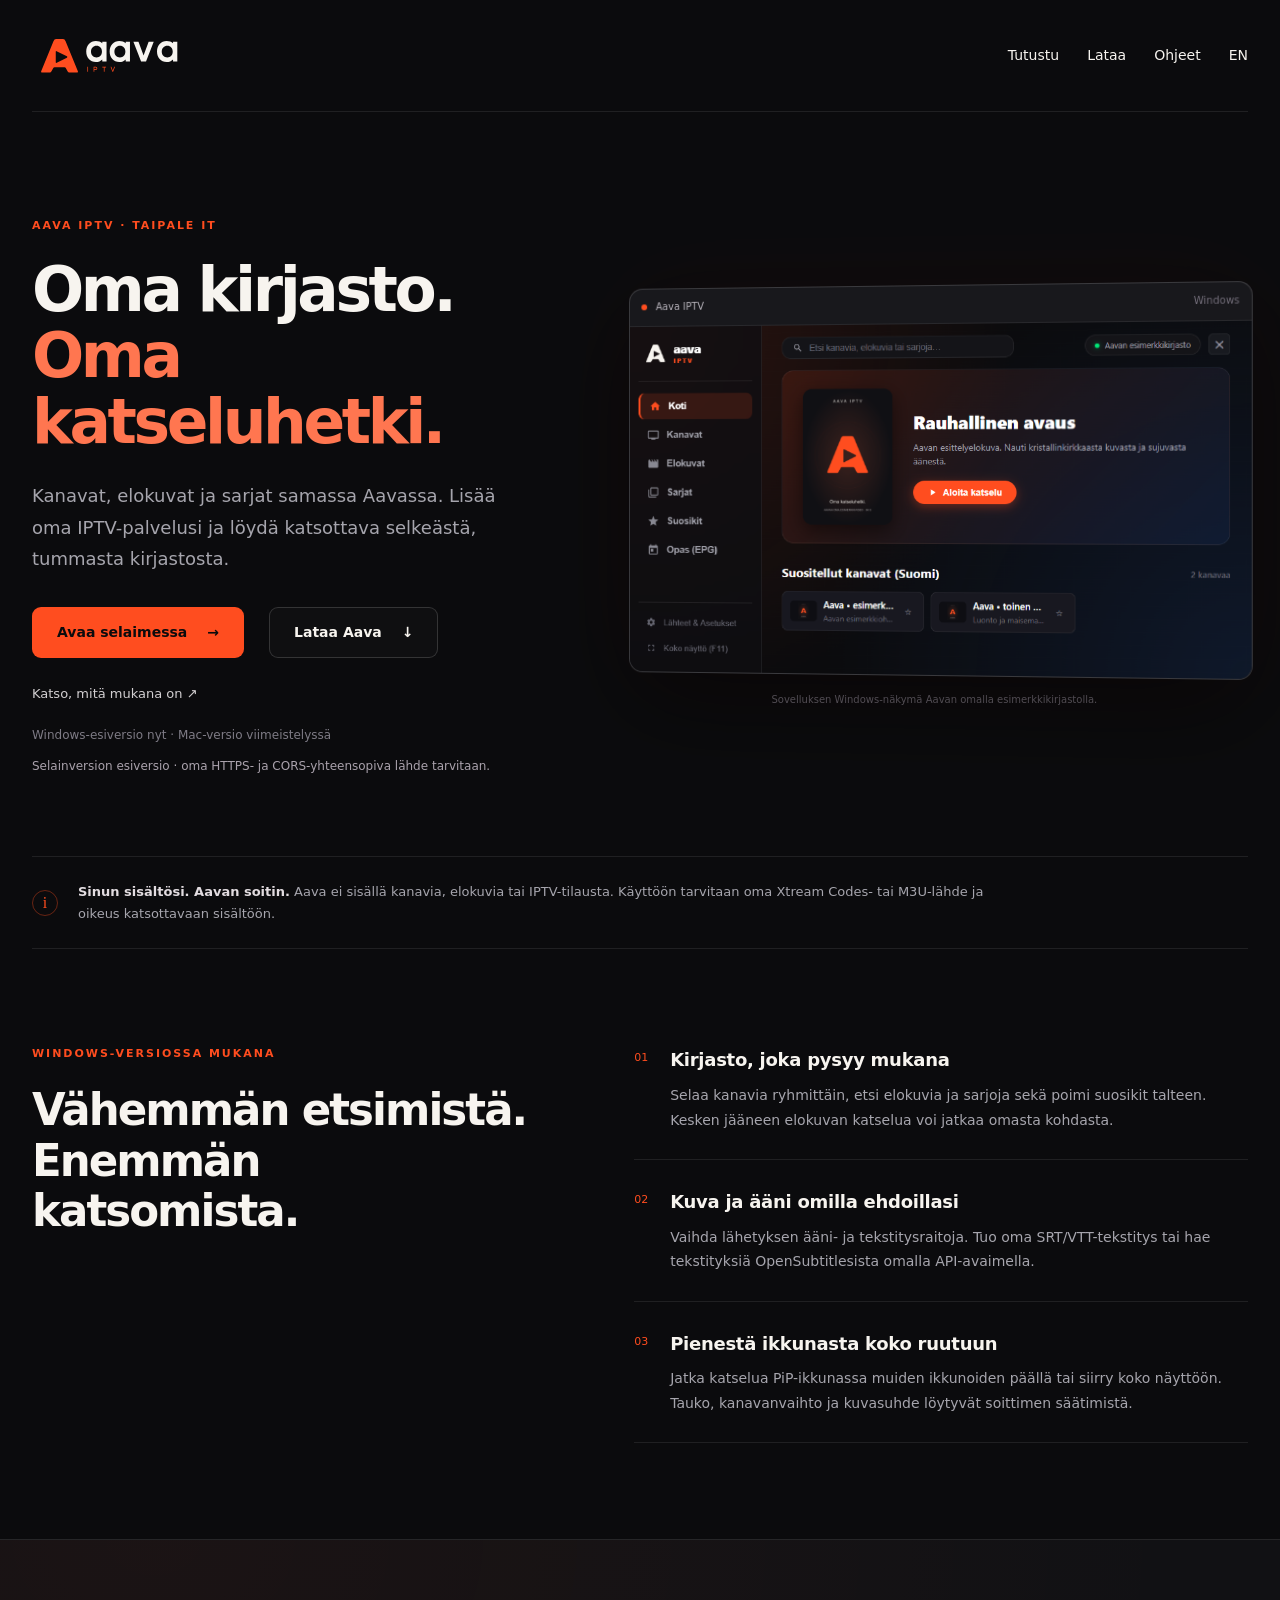
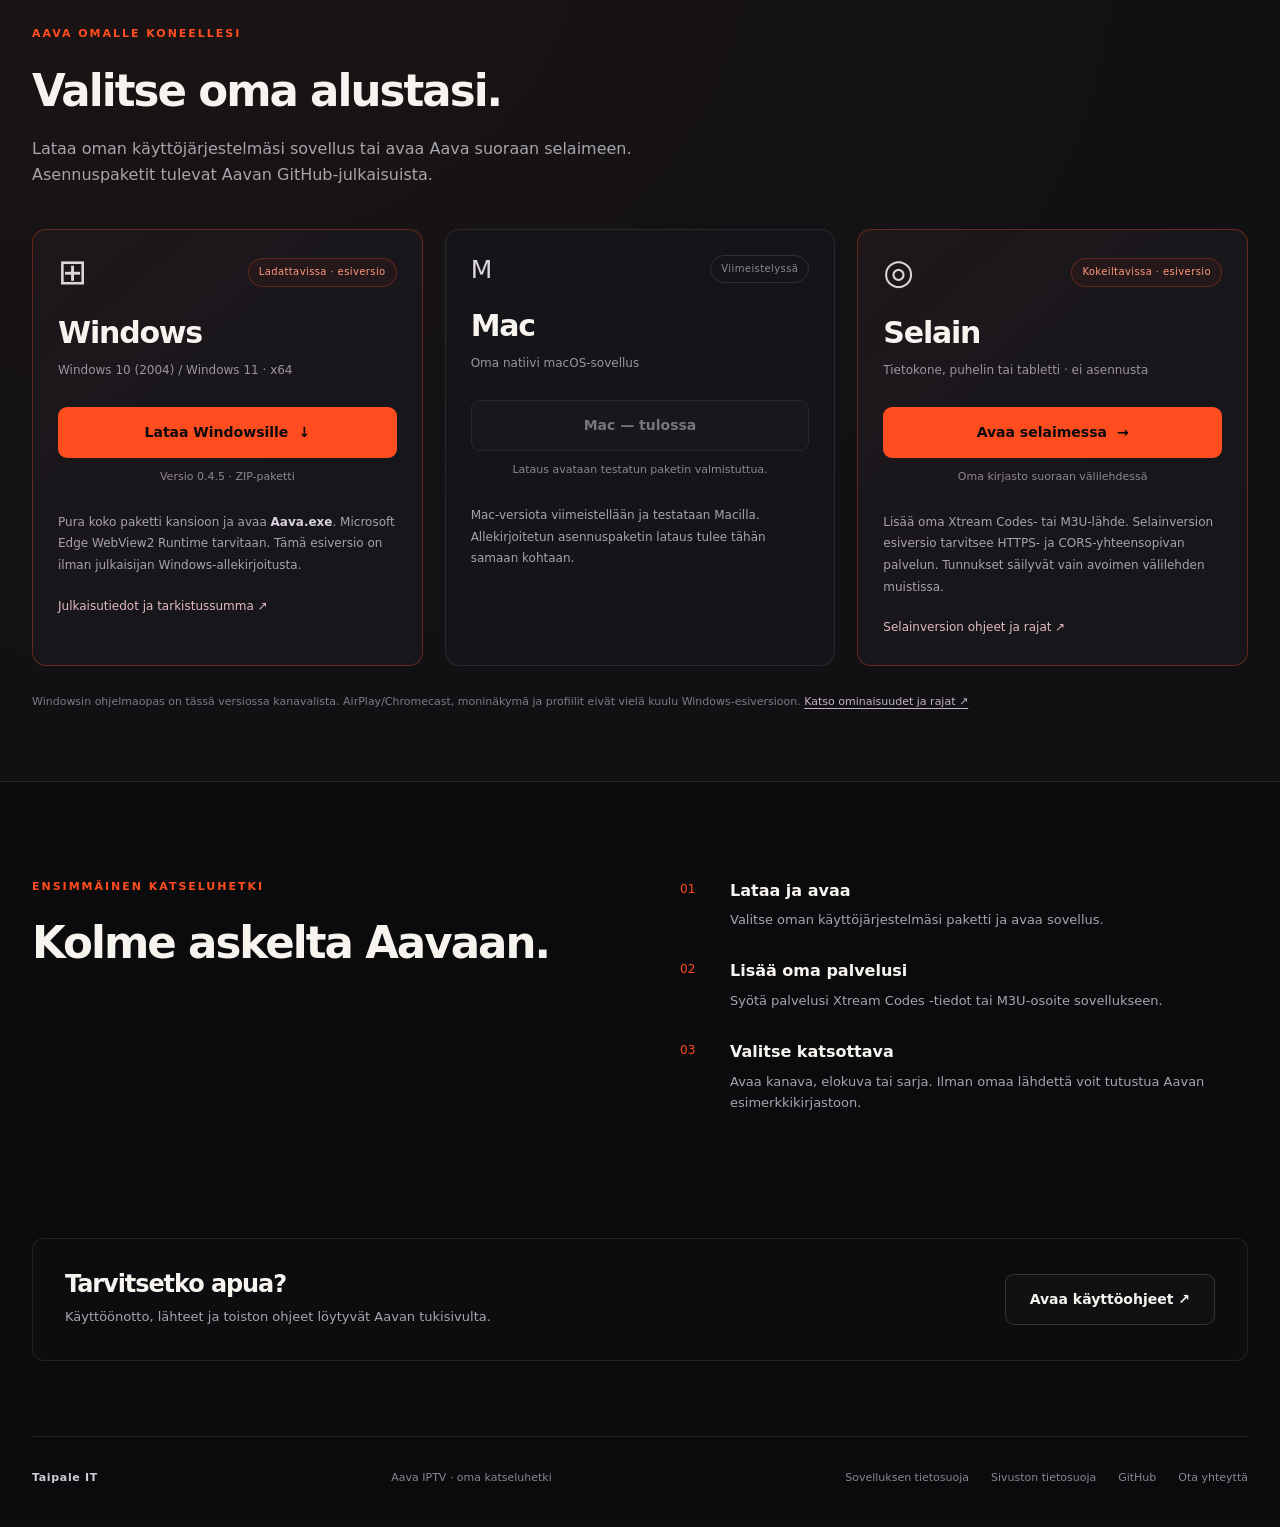
<file: index.html>
<!doctype html>
<html lang="fi">
<head>
  <meta charset="utf-8">
  <meta name="viewport" content="width=device-width,initial-scale=1">
  <meta name="description" content="Aava IPTV kokoaa oman palvelusi kanavat, elokuvat ja sarjat yhteen. Tutustu Windows-sovellukseen ja lataa esiversio.">
  <meta name="theme-color" content="#0b0b0d">
  <title>Aava IPTV — oma kirjasto, oma katseluhetki</title>
  <link rel="icon" href="assets/aava.svg" type="image/svg+xml">
  <link rel="stylesheet" href="style.css">
  <script src="downloads.js" defer></script>
</head>
<body>
  <a class="skip" href="#sisalto">Siirry sisältöön</a>
  <header class="site-header wrap">
    <a class="brand" href="index.html" aria-label="Aava IPTV"><img src="assets/aava.svg" width="188" height="62" alt="Aava IPTV"></a>
    <nav aria-label="Päänavigaatio"><a href="#ominaisuudet">Tutustu</a><a href="#lataa">Lataa</a><a href="https://aava-iptv-tuki.ambernova32.chatgpt.site/">Ohjeet</a><a href="en.html" lang="en" aria-label="Read in English">EN</a></nav>
  </header>
  <main id="sisalto">
    <section class="hero wrap" aria-labelledby="hero-title">
      <div class="hero-copy">
        <p class="eyebrow">Aava IPTV · Taipale IT</p>
        <h1 id="hero-title">Oma kirjasto.<br><span>Oma katseluhetki.</span></h1>
        <p class="lead">Kanavat, elokuvat ja sarjat samassa Aavassa. Lisää oma IPTV-palvelusi ja löydä katsottava selkeästä, tummasta kirjastosta.</p>
        <div class="hero-actions"><a class="button primary" id="browser-player" href="https://taipaleit.fi/aava/soitin.html">Avaa selaimessa <span aria-hidden="true">→</span></a><a class="button secondary" href="#lataa">Lataa Aava <span aria-hidden="true">↓</span></a><a class="text-link" href="#ominaisuudet">Katso, mitä mukana on <span aria-hidden="true">↗</span></a></div>
        <p class="availability">Windows-esiversio nyt · Mac-versio viimeistelyssä</p><p class="browser-note">Selainversion esiversio · oma HTTPS- ja CORS-yhteensopiva lähde tarvitaan.</p>
      </div>
      <figure class="app-figure">
        <div class="app-window"><div class="window-title"><span class="window-dot" aria-hidden="true"></span>Aava IPTV <span class="window-platform">Windows</span></div><img src="assets/windows-library.png" width="960" height="540" alt="Aavan tumma kirjasto: sivuvalikko, hakukenttä ja kanavakortit." fetchpriority="high"></div>
        <figcaption>Sovelluksen Windows-näkymä Aavan omalla esimerkkikirjastolla.</figcaption>
      </figure>
    </section>
    <div class="service-note wrap"><span class="note-mark" aria-hidden="true">i</span><p><strong>Sinun sisältösi. Aavan soitin.</strong> Aava ei sisällä kanavia, elokuvia tai IPTV-tilausta. Käyttöön tarvitaan oma Xtream Codes- tai M3U-lähde ja oikeus katsottavaan sisältöön.</p></div>
    <section id="ominaisuudet" class="features wrap" aria-labelledby="features-title">
      <div class="section-heading"><p class="eyebrow">Windows-versiossa mukana</p><h2 id="features-title">Vähemmän etsimistä.<br>Enemmän katsomista.</h2></div>
      <div class="feature-list">
        <article><span class="feature-number">01</span><div><h3>Kirjasto, joka pysyy mukana</h3><p>Selaa kanavia ryhmittäin, etsi elokuvia ja sarjoja sekä poimi suosikit talteen. Kesken jääneen elokuvan katselua voi jatkaa omasta kohdasta.</p></div></article>
        <article><span class="feature-number">02</span><div><h3>Kuva ja ääni omilla ehdoillasi</h3><p>Vaihda lähetyksen ääni- ja tekstitysraitoja. Tuo oma SRT/VTT-tekstitys tai hae tekstityksiä OpenSubtitlesista omalla API-avaimella.</p></div></article>
        <article><span class="feature-number">03</span><div><h3>Pienestä ikkunasta koko ruutuun</h3><p>Jatka katselua PiP-ikkunassa muiden ikkunoiden päällä tai siirry koko näyttöön. Tauko, kanavanvaihto ja kuvasuhde löytyvät soittimen säätimistä.</p></div></article>
      </div>
    </section>
    <section class="download-section" id="lataa" aria-labelledby="download-title"><div class="wrap">
      <p class="eyebrow">Aava omalle koneellesi</p><h2 id="download-title">Valitse oma alustasi.</h2><p class="section-intro">Lataa oman käyttöjärjestelmäsi sovellus tai avaa Aava suoraan selaimeen. Asennuspaketit tulevat Aavan GitHub-julkaisuista.</p>
      <div class="downloads">
        <article class="download-card available"><div class="card-top"><span class="platform-icon" aria-hidden="true">⊞</span><span class="status">Ladattavissa · esiversio</span></div><h3>Windows</h3><p class="platform-detail">Windows 10 (2004) / Windows 11 · x64</p><a class="button primary full" id="windows-download" href="https://github.com/Siitospastori/Aava-iptv-downloads/releases/download/windows-v0.4.5/Aava-Windows-0.4.5-standalone.zip">Lataa Windowsille <span aria-hidden="true">↓</span></a><p class="file-detail">Versio <span id="windows-version">0.4.5</span> · ZIP-paketti</p><p class="card-note">Pura koko paketti kansioon ja avaa <strong>Aava.exe</strong>. Microsoft Edge WebView2 Runtime tarvitaan. Tämä esiversio on ilman julkaisijan Windows-allekirjoitusta.</p><a class="subtle-link" id="windows-release" href="https://github.com/Siitospastori/Aava-iptv-downloads/releases/tag/windows-v0.4.5">Julkaisutiedot ja tarkistussumma ↗</a></article>
        <article class="download-card" id="mac-card"><div class="card-top"><span class="platform-icon mac-icon" aria-hidden="true">M</span><span class="status pending" id="mac-badge">Viimeistelyssä</span></div><h3>Mac</h3><p class="platform-detail" id="mac-requirements">Oma natiivi macOS-sovellus</p><button class="button secondary full" id="mac-download" type="button" disabled aria-describedby="mac-status">Mac — tulossa</button><p class="file-detail" id="mac-version">Lataus avataan testatun paketin valmistuttua.</p><p class="card-note" id="mac-status">Mac-versiota viimeistellään ja testataan Macilla. Allekirjoitetun asennuspaketin lataus tulee tähän samaan kohtaan.</p></article>
        <article class="download-card available" id="browser-card"><div class="card-top"><span class="platform-icon" aria-hidden="true">◎</span><span class="status">Kokeiltavissa · esiversio</span></div><h3>Selain</h3><p class="platform-detail">Tietokone, puhelin tai tabletti · ei asennusta</p><a class="button primary full" href="https://taipaleit.fi/aava/soitin.html">Avaa selaimessa <span aria-hidden="true">→</span></a><p class="file-detail">Oma kirjasto suoraan välilehdessä</p><p class="card-note">Lisää oma Xtream Codes- tai M3U-lähde. Selainversion esiversio tarvitsee HTTPS- ja CORS-yhteensopivan palvelun. Tunnukset säilyvät vain avoimen välilehden muistissa.</p><a class="subtle-link" href="https://taipaleit.fi/sovellukset/aava/tuki">Selainversion ohjeet ja rajat ↗</a></article>
      </div>
      <p class="download-footnote">Windowsin ohjelmaopas on tässä versiossa kanavalista. AirPlay/Chromecast, moninäkymä ja profiilit eivät vielä kuulu Windows-esiversioon. <a href="https://github.com/Siitospastori/Aava-iptv-downloads/blob/main/WINDOWS.md">Katso ominaisuudet ja rajat ↗</a></p>
    </div></section>
    <section class="getting-started wrap" aria-labelledby="start-title"><div><p class="eyebrow">Ensimmäinen katseluhetki</p><h2 id="start-title">Kolme askelta Aavaan.</h2></div><ol><li><strong>Lataa ja avaa</strong><span>Valitse oman käyttöjärjestelmäsi paketti ja avaa sovellus.</span></li><li><strong>Lisää oma palvelusi</strong><span>Syötä palvelusi Xtream Codes -tiedot tai M3U-osoite sovellukseen.</span></li><li><strong>Valitse katsottava</strong><span>Avaa kanava, elokuva tai sarja. Ilman omaa lähdettä voit tutustua Aavan esimerkkikirjastoon.</span></li></ol></section>
    <section class="help-strip wrap"><div><h2>Tarvitsetko apua?</h2><p>Käyttöönotto, lähteet ja toiston ohjeet löytyvät Aavan tukisivulta.</p></div><a class="button secondary" href="https://aava-iptv-tuki.ambernova32.chatgpt.site/">Avaa käyttöohjeet ↗</a></section>
  </main>
  <footer class="wrap"><a href="https://taipaleit.fi">Taipale IT</a><p>Aava IPTV · oma katseluhetki</p><div><a href="https://taipaleit.fi/sovellukset/aava/tietosuoja">Sovelluksen tietosuoja</a><a href="https://taipaleit.fi/tietosuoja">Sivuston tietosuoja</a><a href="https://github.com/Siitospastori/Aava-iptv-downloads">GitHub</a><a href="mailto:lasse.tolvanen@taipaleit.fi">Ota yhteyttä</a></div></footer>
</body>
</html>
</file>
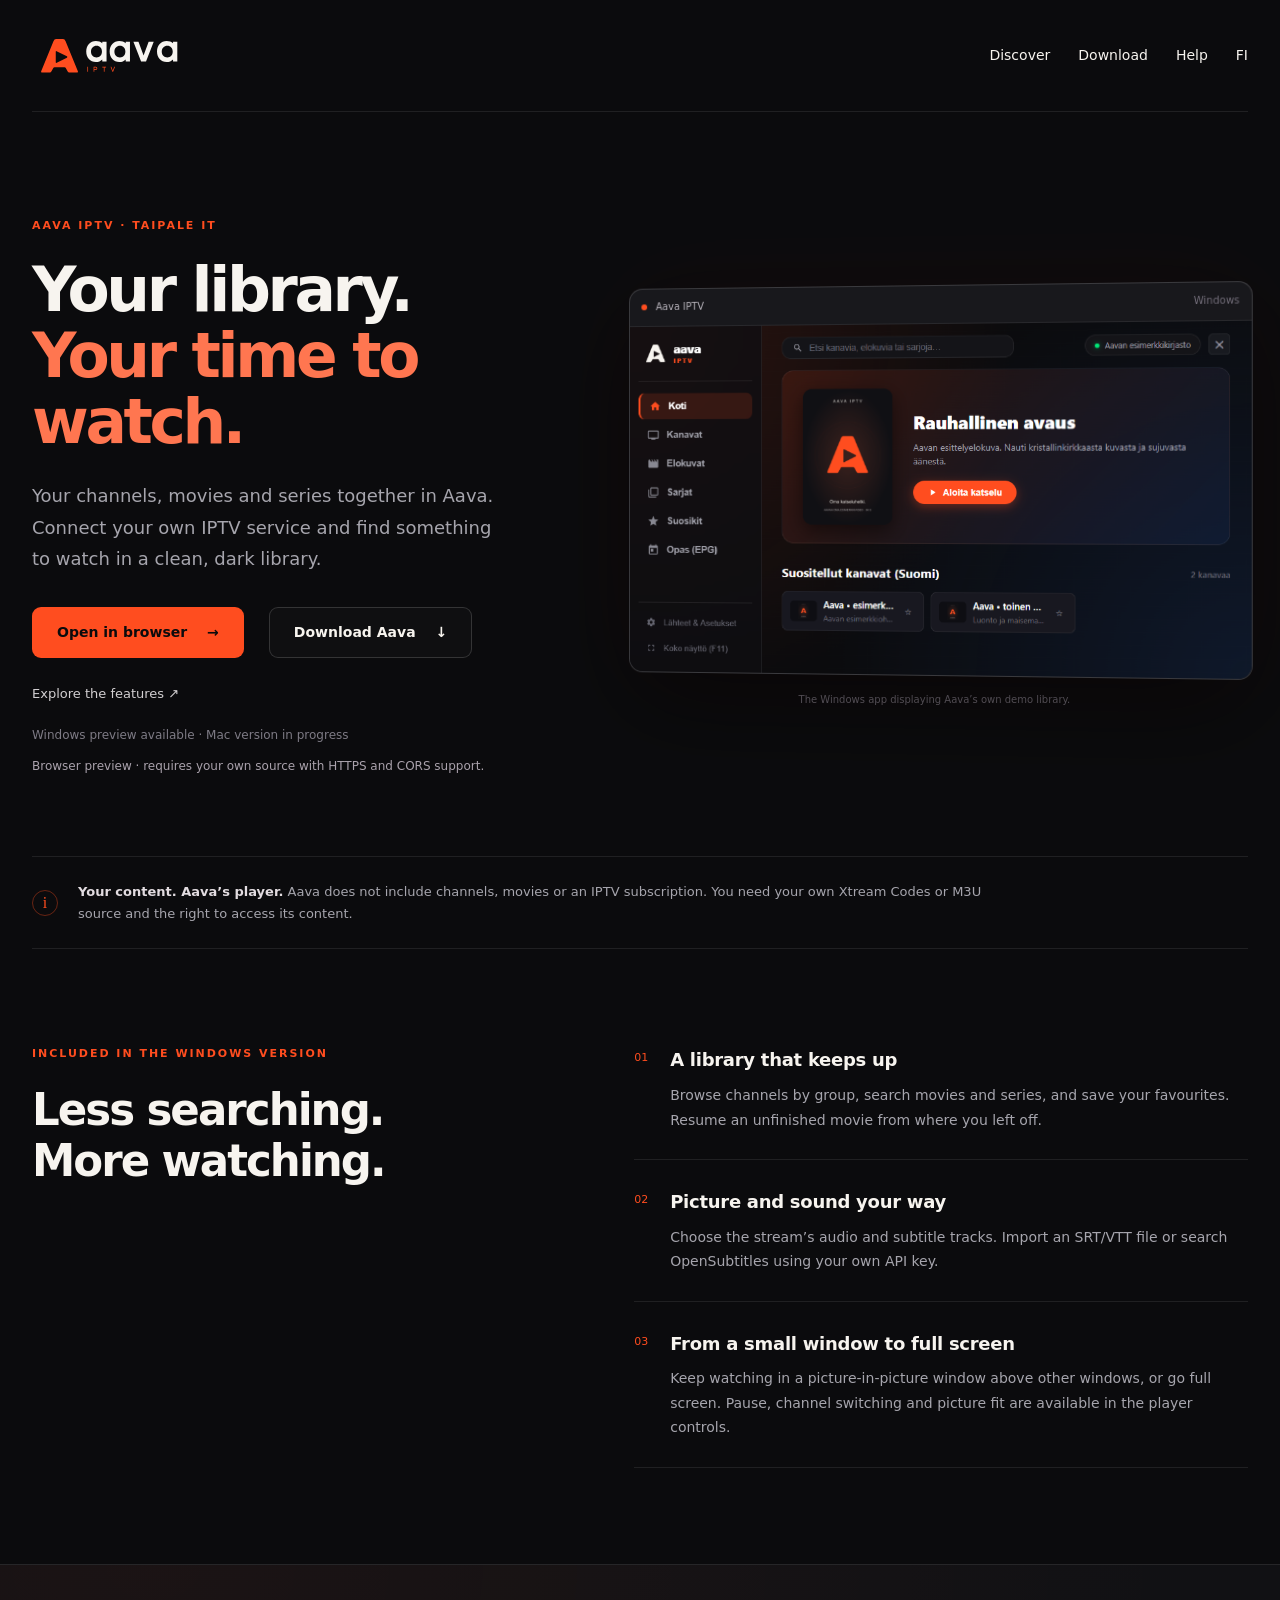
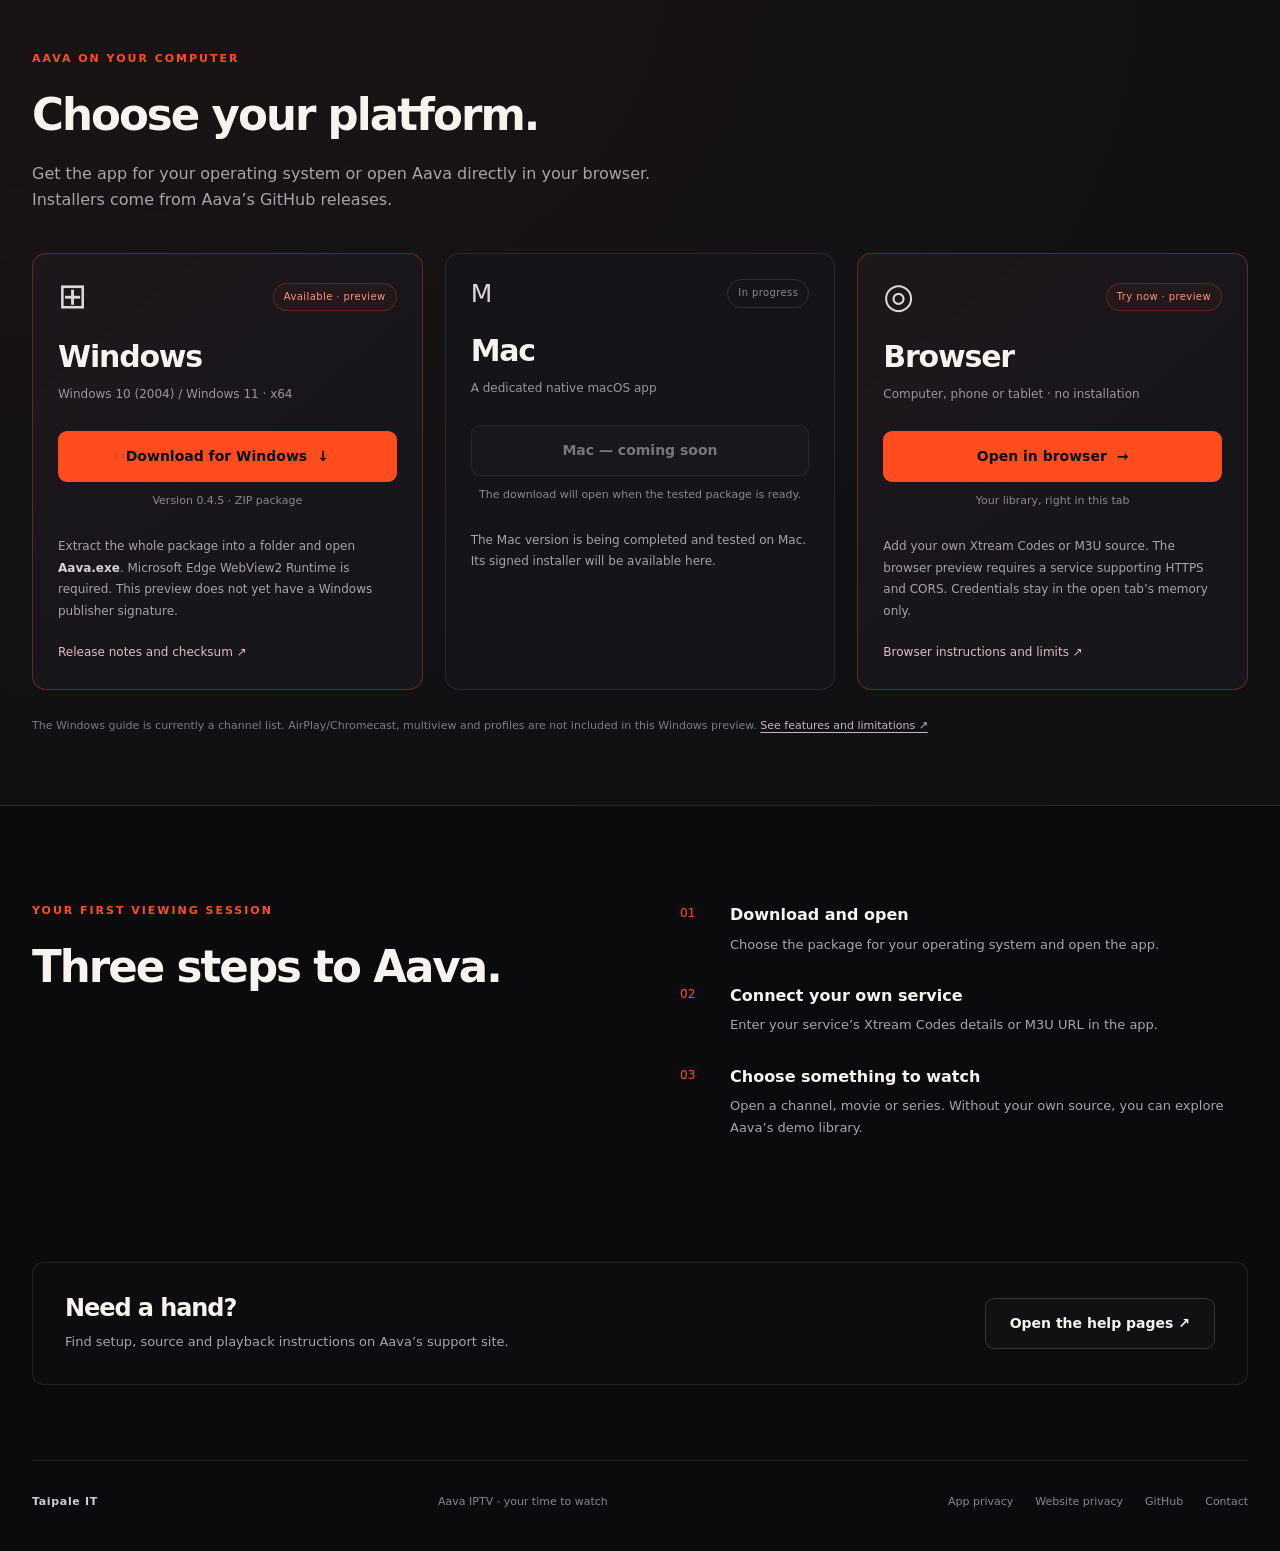
<file: en.html>
<!doctype html>
<html lang="en">
<head>
  <meta charset="utf-8">
  <meta name="viewport" content="width=device-width,initial-scale=1">
  <meta name="description" content="Your IPTV channels, movies and series in one place. Discover Aava for Windows and download the preview.">
  <meta name="theme-color" content="#0b0b0d">
  <title>Aava IPTV — your library, your time to watch</title>
  <link rel="icon" href="assets/aava.svg" type="image/svg+xml">
  <link rel="stylesheet" href="style.css">
  <script src="downloads.js" defer></script>
</head>
<body>
  <a class="skip" href="#sisalto">Skip to content</a>
  <header class="site-header wrap">
    <a class="brand" href="en.html" aria-label="Aava IPTV"><img src="assets/aava.svg" width="188" height="62" alt="Aava IPTV"></a>
    <nav aria-label="Main navigation"><a href="#ominaisuudet">Discover</a><a href="#lataa">Download</a><a href="https://aava-iptv-tuki.ambernova32.chatgpt.site/">Help</a><a href="index.html" lang="fi" aria-label="Lue suomeksi">FI</a></nav>
  </header>
  <main id="sisalto">
    <section class="hero wrap" aria-labelledby="hero-title">
      <div class="hero-copy">
        <p class="eyebrow">Aava IPTV · Taipale IT</p>
        <h1 id="hero-title">Your library.<br><span>Your time to watch.</span></h1>
        <p class="lead">Your channels, movies and series together in Aava. Connect your own IPTV service and find something to watch in a clean, dark library.</p>
        <div class="hero-actions"><a class="button primary" id="browser-player" href="https://taipaleit.fi/aava/soitin.html?lang=en">Open in browser <span aria-hidden="true">→</span></a><a class="button secondary" href="#lataa">Download Aava <span aria-hidden="true">↓</span></a><a class="text-link" href="#ominaisuudet">Explore the features <span aria-hidden="true">↗</span></a></div>
        <p class="availability">Windows preview available · Mac version in progress</p><p class="browser-note">Browser preview · requires your own source with HTTPS and CORS support.</p>
      </div>
      <figure class="app-figure">
        <div class="app-window"><div class="window-title"><span class="window-dot" aria-hidden="true"></span>Aava IPTV <span class="window-platform">Windows</span></div><img src="assets/windows-library.png" width="960" height="540" alt="Aava’s dark library with navigation, search and channel cards." fetchpriority="high"></div>
        <figcaption>The Windows app displaying Aava’s own demo library.</figcaption>
      </figure>
    </section>
    <div class="service-note wrap"><span class="note-mark" aria-hidden="true">i</span><p><strong>Your content. Aava’s player.</strong> Aava does not include channels, movies or an IPTV subscription. You need your own Xtream Codes or M3U source and the right to access its content.</p></div>
    <section id="ominaisuudet" class="features wrap" aria-labelledby="features-title">
      <div class="section-heading"><p class="eyebrow">Included in the Windows version</p><h2 id="features-title">Less searching.<br>More watching.</h2></div>
      <div class="feature-list">
        <article><span class="feature-number">01</span><div><h3>A library that keeps up</h3><p>Browse channels by group, search movies and series, and save your favourites. Resume an unfinished movie from where you left off.</p></div></article>
        <article><span class="feature-number">02</span><div><h3>Picture and sound your way</h3><p>Choose the stream’s audio and subtitle tracks. Import an SRT/VTT file or search OpenSubtitles using your own API key.</p></div></article>
        <article><span class="feature-number">03</span><div><h3>From a small window to full screen</h3><p>Keep watching in a picture-in-picture window above other windows, or go full screen. Pause, channel switching and picture fit are available in the player controls.</p></div></article>
      </div>
    </section>
    <section class="download-section" id="lataa" aria-labelledby="download-title"><div class="wrap">
      <p class="eyebrow">Aava on your computer</p><h2 id="download-title">Choose your platform.</h2><p class="section-intro">Get the app for your operating system or open Aava directly in your browser. Installers come from Aava’s GitHub releases.</p>
      <div class="downloads">
        <article class="download-card available"><div class="card-top"><span class="platform-icon" aria-hidden="true">⊞</span><span class="status">Available · preview</span></div><h3>Windows</h3><p class="platform-detail">Windows 10 (2004) / Windows 11 · x64</p><a class="button primary full" id="windows-download" href="https://github.com/Siitospastori/Aava-iptv-downloads/releases/download/windows-v0.4.5/Aava-Windows-0.4.5-standalone.zip">Download for Windows <span aria-hidden="true">↓</span></a><p class="file-detail">Version <span id="windows-version">0.4.5</span> · ZIP package</p><p class="card-note">Extract the whole package into a folder and open <strong>Aava.exe</strong>. Microsoft Edge WebView2 Runtime is required. This preview does not yet have a Windows publisher signature.</p><a class="subtle-link" id="windows-release" href="https://github.com/Siitospastori/Aava-iptv-downloads/releases/tag/windows-v0.4.5">Release notes and checksum ↗</a></article>
        <article class="download-card" id="mac-card"><div class="card-top"><span class="platform-icon mac-icon" aria-hidden="true">M</span><span class="status pending" id="mac-badge">In progress</span></div><h3>Mac</h3><p class="platform-detail" id="mac-requirements">A dedicated native macOS app</p><button class="button secondary full" id="mac-download" type="button" disabled aria-describedby="mac-status">Mac — coming soon</button><p class="file-detail" id="mac-version">The download will open when the tested package is ready.</p><p class="card-note" id="mac-status">The Mac version is being completed and tested on Mac. Its signed installer will be available here.</p></article>
        <article class="download-card available" id="browser-card"><div class="card-top"><span class="platform-icon" aria-hidden="true">◎</span><span class="status">Try now · preview</span></div><h3>Browser</h3><p class="platform-detail">Computer, phone or tablet · no installation</p><a class="button primary full" href="https://taipaleit.fi/aava/soitin.html?lang=en">Open in browser <span aria-hidden="true">→</span></a><p class="file-detail">Your library, right in this tab</p><p class="card-note">Add your own Xtream Codes or M3U source. The browser preview requires a service supporting HTTPS and CORS. Credentials stay in the open tab’s memory only.</p><a class="subtle-link" href="https://taipaleit.fi/en/apps/aava/support">Browser instructions and limits ↗</a></article>
      </div>
      <p class="download-footnote">The Windows guide is currently a channel list. AirPlay/Chromecast, multiview and profiles are not included in this Windows preview. <a href="https://github.com/Siitospastori/Aava-iptv-downloads/blob/main/WINDOWS.md">See features and limitations ↗</a></p>
    </div></section>
    <section class="getting-started wrap" aria-labelledby="start-title"><div><p class="eyebrow">Your first viewing session</p><h2 id="start-title">Three steps to Aava.</h2></div><ol><li><strong>Download and open</strong><span>Choose the package for your operating system and open the app.</span></li><li><strong>Connect your own service</strong><span>Enter your service’s Xtream Codes details or M3U URL in the app.</span></li><li><strong>Choose something to watch</strong><span>Open a channel, movie or series. Without your own source, you can explore Aava’s demo library.</span></li></ol></section>
    <section class="help-strip wrap"><div><h2>Need a hand?</h2><p>Find setup, source and playback instructions on Aava’s support site.</p></div><a class="button secondary" href="https://aava-iptv-tuki.ambernova32.chatgpt.site/">Open the help pages ↗</a></section>
  </main>
  <footer class="wrap"><a href="https://taipaleit.fi">Taipale IT</a><p>Aava IPTV · your time to watch</p><div><a href="https://taipaleit.fi/en/apps/aava/privacy">App privacy</a><a href="https://taipaleit.fi/en/privacy">Website privacy</a><a href="https://github.com/Siitospastori/Aava-iptv-downloads">GitHub</a><a href="mailto:lasse.tolvanen@taipaleit.fi">Contact</a></div></footer>
</body>
</html>
</file>
<file: style.css>
:root{color-scheme:dark;--bg:#0b0b0d;--surface:#151519;--ink:#f7f4ef;--muted:#a6a5ad;--orange:#ff4d1f;--line:#ffffff16}*{box-sizing:border-box}html{scroll-behavior:smooth;scroll-padding-top:24px}body{margin:0;background:var(--bg);color:var(--ink);font:16px/1.65 system-ui,-apple-system,"Segoe UI",sans-serif}a{color:inherit;text-decoration:none}a:hover{color:#ff987c}button{font:inherit}.wrap{width:min(1220px,calc(100% - 64px));margin-inline:auto}.site-header{height:112px;display:flex;align-items:center;justify-content:space-between;border-bottom:1px solid var(--line);gap:24px}.brand{display:block;width:154px;height:56px;flex-shrink:0}.brand img{display:block;width:100%;height:100%;object-fit:contain}.site-header nav{display:flex;gap:28px;font-size:14px}.hero{display:grid;grid-template-columns:1fr 1.16fr;gap:48px;align-items:center;padding-block:105px 80px}.eyebrow{font-size:11px;text-transform:uppercase;letter-spacing:.18em;font-weight:750;color:var(--orange);margin:0 0 22px}h1,h2,h3,p,figure{margin:0}h1{font-size:clamp(40px,4.8vw,67px);line-height:1.07;letter-spacing:-.055em;font-weight:740}h1 span{color:#ff7650}.lead{color:var(--muted);font-size:18px;line-height:1.75;margin-top:26px;max-width:480px}.hero-actions{display:flex;align-items:center;gap:25px;flex-wrap:wrap;margin-top:32px}.button{display:inline-flex;align-items:center;justify-content:center;gap:20px;min-height:51px;padding:12px 24px;border:1px solid transparent;border-radius:9px;font-size:14px;font-weight:750;cursor:pointer;transition:background .18s,transform .18s}.button:hover{transform:translateY(-1px)}.primary{background:var(--orange);color:#0b0b0d}.primary:hover{background:#ff673e;color:#0b0b0d}.secondary{border-color:#ffffff27;background:#ffffff05;color:var(--ink)}.secondary:hover{background:#ffffff0c;color:white}.button:disabled{background:#ffffff04;color:#777680;border-color:#ffffff12;cursor:default;transform:none}.text-link{font-size:13px;color:#d2cfd1}.availability{font-size:12px;color:#7e7b85;margin-top:22px}.app-figure{min-width:0}.app-window{border:1px solid #ffffff26;border-radius:14px;overflow:hidden;box-shadow:0 32px 100px #0008,0 0 110px #ff4d1f0b;transform:perspective(1600px) rotateY(-6deg);background:#18181c}.window-title{display:flex;align-items:center;gap:9px;font-size:10px;color:#b7b3bb;padding:10px 12px;border-bottom:1px solid #ffffff12}.window-dot{width:6px;height:6px;background:var(--orange);border-radius:50%}.window-platform{margin-left:auto;color:#716c78}.app-window img{display:block;width:100%;height:auto}.app-figure figcaption{font-size:10px;color:#716d77;margin-top:16px;text-align:center}.service-note{border-top:1px solid var(--line);border-bottom:1px solid var(--line);display:flex;gap:20px;align-items:center;padding-block:24px}.service-note p{font-size:13px;color:var(--muted);max-width:940px}.service-note strong{color:#e2dce0;font-weight:600}.note-mark{width:26px;height:26px;flex-shrink:0;border:1px solid #ff4d1f60;color:var(--orange);border-radius:50%;text-align:center;line-height:24px;font-family:serif}.features{display:grid;grid-template-columns:.9fr 1.1fr;gap:100px;padding-block:96px}h2{font-size:clamp(30px,3.4vw,44px);line-height:1.16;letter-spacing:-.045em;font-weight:680}.feature-list article{display:flex;gap:22px;padding-block:27px;border-bottom:1px solid var(--line)}.feature-list article:first-child{padding-top:0}.feature-number{font-size:11px;color:var(--orange);padding-top:4px}.feature-list h3{font-size:18px;letter-spacing:-.015em;margin-bottom:8px;font-weight:650}.feature-list p{font-size:14px;line-height:1.75;color:var(--muted)}.download-section{padding-block:85px 70px;background:radial-gradient(ellipse at 12% 0%,#ff4d1f0b,transparent 65%),#111114;border-block:1px solid var(--line)}.section-intro{color:var(--muted);max-width:620px;margin-top:20px;font-size:16px}.downloads{display:grid;grid-template-columns:1fr 1fr;gap:22px;margin-top:40px}.download-card{padding:30px;border:1px solid var(--line);border-radius:14px;background:#151519}.download-card.available{border-color:#ff4d1f55;background:linear-gradient(140deg,#ff4d1f08,transparent 60%),#17161b}.card-top{display:flex;align-items:center;justify-content:space-between;gap:15px}.platform-icon{font-size:35px;line-height:1;color:#ddd7dc}.mac-icon{font-size:25px;font-weight:300}.status{font-size:10px;letter-spacing:.04em;border:1px solid #ff4d1f45;background:#ff4d1f0c;color:#ff977a;border-radius:20px;padding:5px 10px}.status.pending{border-color:#ffffff1c;background:none;color:#8c8793}.download-card h3{font-size:30px;letter-spacing:-.04em;margin-top:25px;line-height:1.2}.platform-detail{font-size:12px;color:#9b94a2;margin-top:10px}.full{width:100%;margin-top:26px}.file-detail{font-size:11px;color:#8d8595;text-align:center;margin-top:10px}.card-note{font-size:12px;color:#a9a1af;margin-top:26px;line-height:1.8}.card-note strong{color:#d9d1df}.subtle-link{display:inline-block;font-size:12px;margin-top:20px;color:#e3bac0}.download-footnote{max-width:950px;font-size:11px;color:#807986;margin-top:27px}.download-footnote a{color:#c5b4c5;text-decoration:underline;text-underline-offset:3px}.getting-started{display:grid;grid-template-columns:1fr 1fr;gap:80px;padding-block:96px}.getting-started ol{list-style:none;padding:0;margin:0;counter-reset:steps}.getting-started li{position:relative;padding:0 0 28px 50px;counter-increment:steps}.getting-started li:before{content:"0" counter(steps);position:absolute;left:0;top:2px;font-size:12px;color:var(--orange)}.getting-started strong{display:block;font-size:16px;font-weight:650}.getting-started li span{display:block;color:var(--muted);font-size:13px;margin-top:5px}.help-strip{display:flex;align-items:center;justify-content:space-between;gap:32px;padding:32px;border:1px solid var(--line);border-radius:12px;background:#ffffff03;margin-bottom:75px}.help-strip h2{font-size:24px}.help-strip p{font-size:13px;color:var(--muted);margin-top:8px}.help-strip .button{flex-shrink:0}footer{display:flex;align-items:center;justify-content:space-between;gap:20px;border-top:1px solid var(--line);padding-block:32px 40px;font-size:11px;color:#8b8590}footer>a{font-weight:750;letter-spacing:.06em;color:#d3cbd8}footer div{display:flex;flex-wrap:wrap;gap:22px}a:focus-visible,button:focus-visible{outline:2px solid #ff8b6b;outline-offset:5px}.skip{position:absolute;top:-100px;left:16px;z-index:10;padding:10px;background:var(--orange);color:white}.skip:focus{top:12px}@media(max-width:1050px){.hero{gap:28px}.hero-actions{gap:18px}.features{gap:60px}.hero{padding-block:75px 60px}}@media(max-width:780px){.wrap{width:calc(100% - 40px)}.site-header{height:88px}.brand{width:130px;height:48px}.site-header nav{gap:18px;font-size:12px}.site-header nav a:first-child{display:none}.hero{grid-template-columns:1fr;padding-block:60px 40px;gap:42px}.hero-copy{max-width:580px}h1{font-size:clamp(42px,8vw,65px)}.lead{font-size:17px}.app-window{transform:none}.features,.getting-started{grid-template-columns:1fr;gap:40px;padding-block:64px}.downloads{grid-template-columns:1fr}.download-section{padding-block:60px 50px}.download-card{padding:25px}.help-strip{width:calc(100% - 40px);padding:24px;align-items:flex-start;flex-direction:column;margin-bottom:50px}footer{flex-wrap:wrap}footer p{display:none}.service-note{align-items:flex-start}.feature-list article{padding-block:23px}}@media(prefers-reduced-motion:reduce){html{scroll-behavior:auto}.button{transition:none}.app-window{transform:none}}

.browser-note{color:#aaa2ac;font-size:12px;line-height:1.7;margin:10px 0 0;max-width:500px}

@media(min-width:1060px){.downloads{grid-template-columns:repeat(3,minmax(0,1fr))}.download-card{padding:25px}.download-card .button{padding-inline:14px;gap:10px}}
</file>
